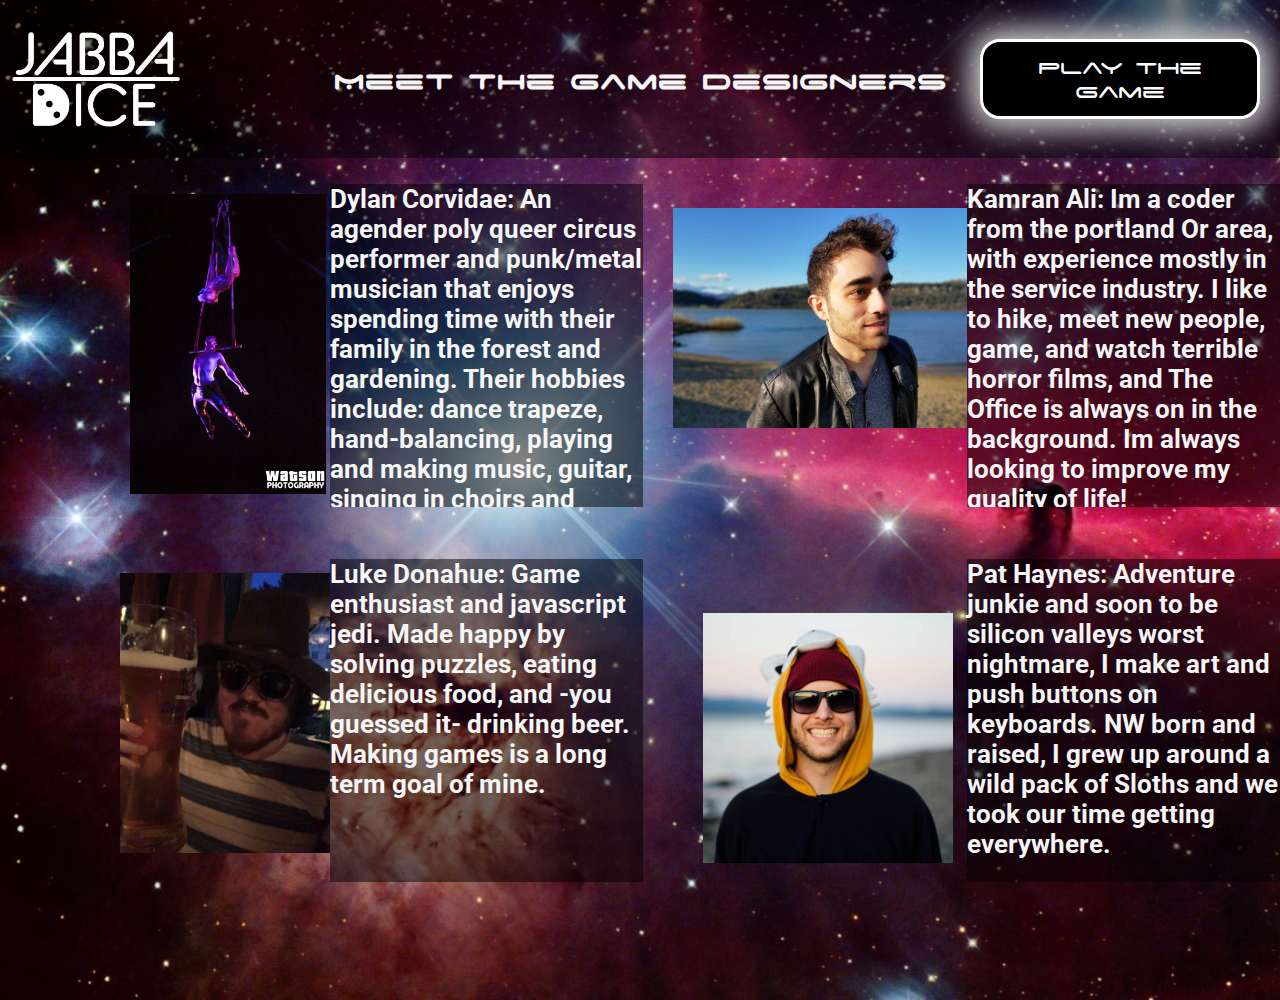
<file: html/about.html>
<!DOCTYPE html>
<html lang="en">
<head>
    <meta charset="UTF-8">
    <meta name="viewport" content="width=device-width, initial-scale=1.0">
    <meta http-equiv="X-UA-Compatible" content="ie=edge">
    <link rel="stylesheet" href="/css/about.css">
    <link href="https://fonts.googleapis.com/css?family=Roboto&display=swap" rel="stylesheet">
    <title>Takka-tak ooout bu sleezebags whooh created beet page</title>
</head>
<body>
    <header>
        <img src="../assets/img/jabbadicelogowhite.png" id="jabbadicewhite">
        <h1>Meet The Game Designers</h1>
        <button onclick="window.location.href = '../index.html';">Play the Game</button>
    </header>
    <main>
        <div id="dylan-img">
            <p id="dylan">
                <img src="../assets/img/wolftrap.jpg" alt="dylan"></p>
        </div>
            <p id="dylan-bio">Dylan Corvidae: An agender poly queer circus performer and punk/metal musician that enjoys spending time with their family in the forest and gardening. Their hobbies include: dance trapeze, hand-balancing, playing and making music, guitar, singing in choirs and screaming in bands.
            </p>
        </div>
            <img id="luke-img" src="../assets/img/Luke-Beer.jpg"></p>
            <p id="luke-bio">Luke Donahue: Game enthusiast and javascript jedi. Made happy by solving puzzles, eating delicious food, and -you guessed it- drinking beer. Making games is a long term goal of mine.
            </p>
            <img id="kam-img" src="../assets/img/kam.jpg" alt="kam">
            <p id="kam-bio">Kamran Ali: Im a coder from the portland Or area, with experience mostly in the service industry. I like to hike, meet new people, game, and watch terrible horror films, and The Office is always on in the background. Im always looking to improve my quality of life!
            </p>
            <img id="pat-img" src="../assets/img/pat-profile.jpg" alt="pat"></p>
            <p id="pat-bio">Pat Haynes: Adventure junkie and soon to be silicon valleys worst nightmare, I make art and push buttons on keyboards. NW born and raised, I grew up around a wild pack of Sloths and we took our time getting everywhere.
            </p>
        </div>
    </main>
</body>
</html>
</file>
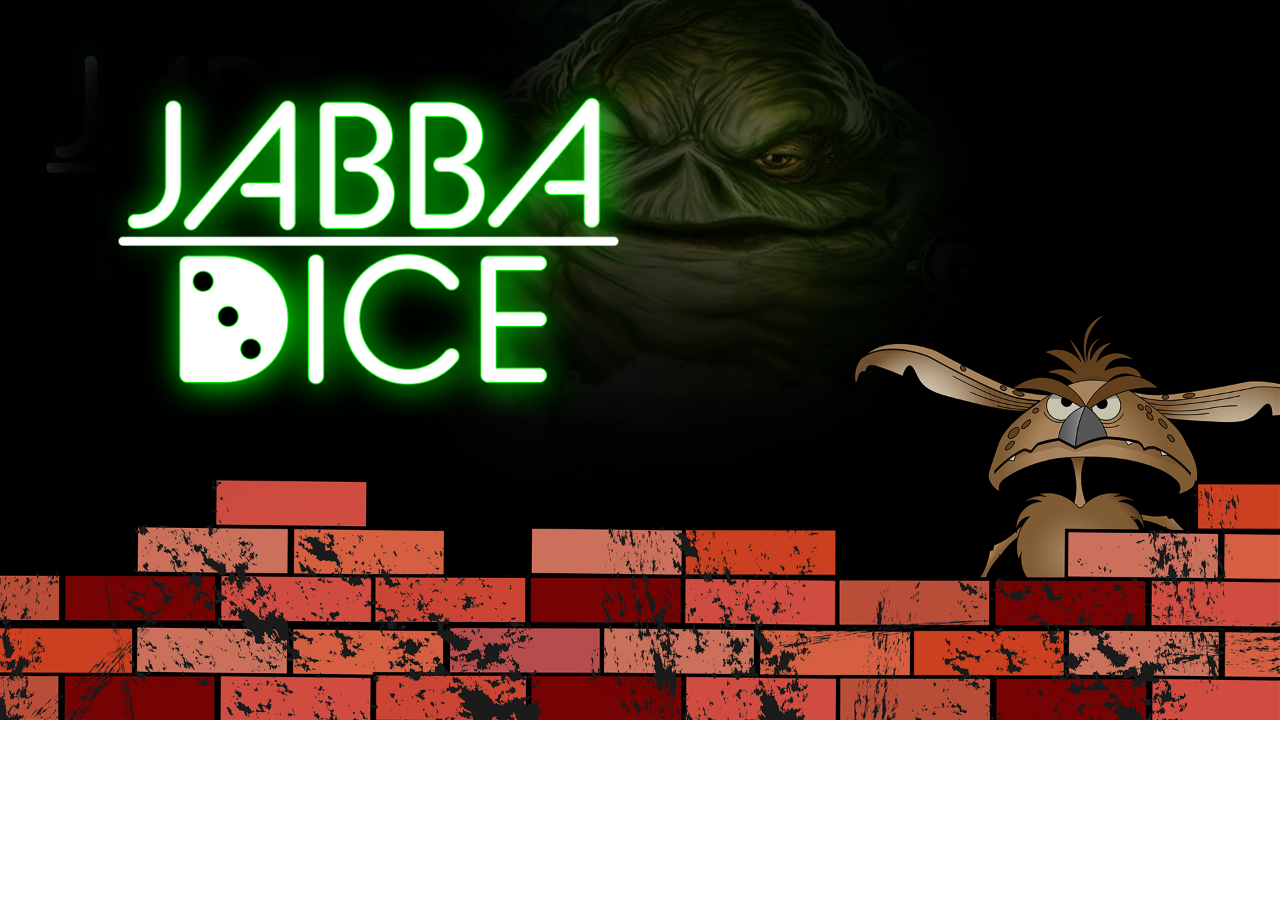
<file: html/coverpage.html>
<!DOCTYPE html>
<html lang="en">
<head>
    <meta charset="UTF-8">
    <meta name="viewport" content="width=device-width, initial-scale=1.0">
    <meta http-equiv="X-UA-Compatible" content="ie=edge">
    <title>Jabba Dice</title>
    <link rel="stylesheet" href="../css/coverpage.css">
</head>
  <body>
      <label>
        <button onclick="window.location.href = '../index.html';" class="hidden" ></button>
        <!-- <img class="logo-button" src="../assets/img/jabba-glow.png"> -->
      </label>
  </body>
</html>
</file>
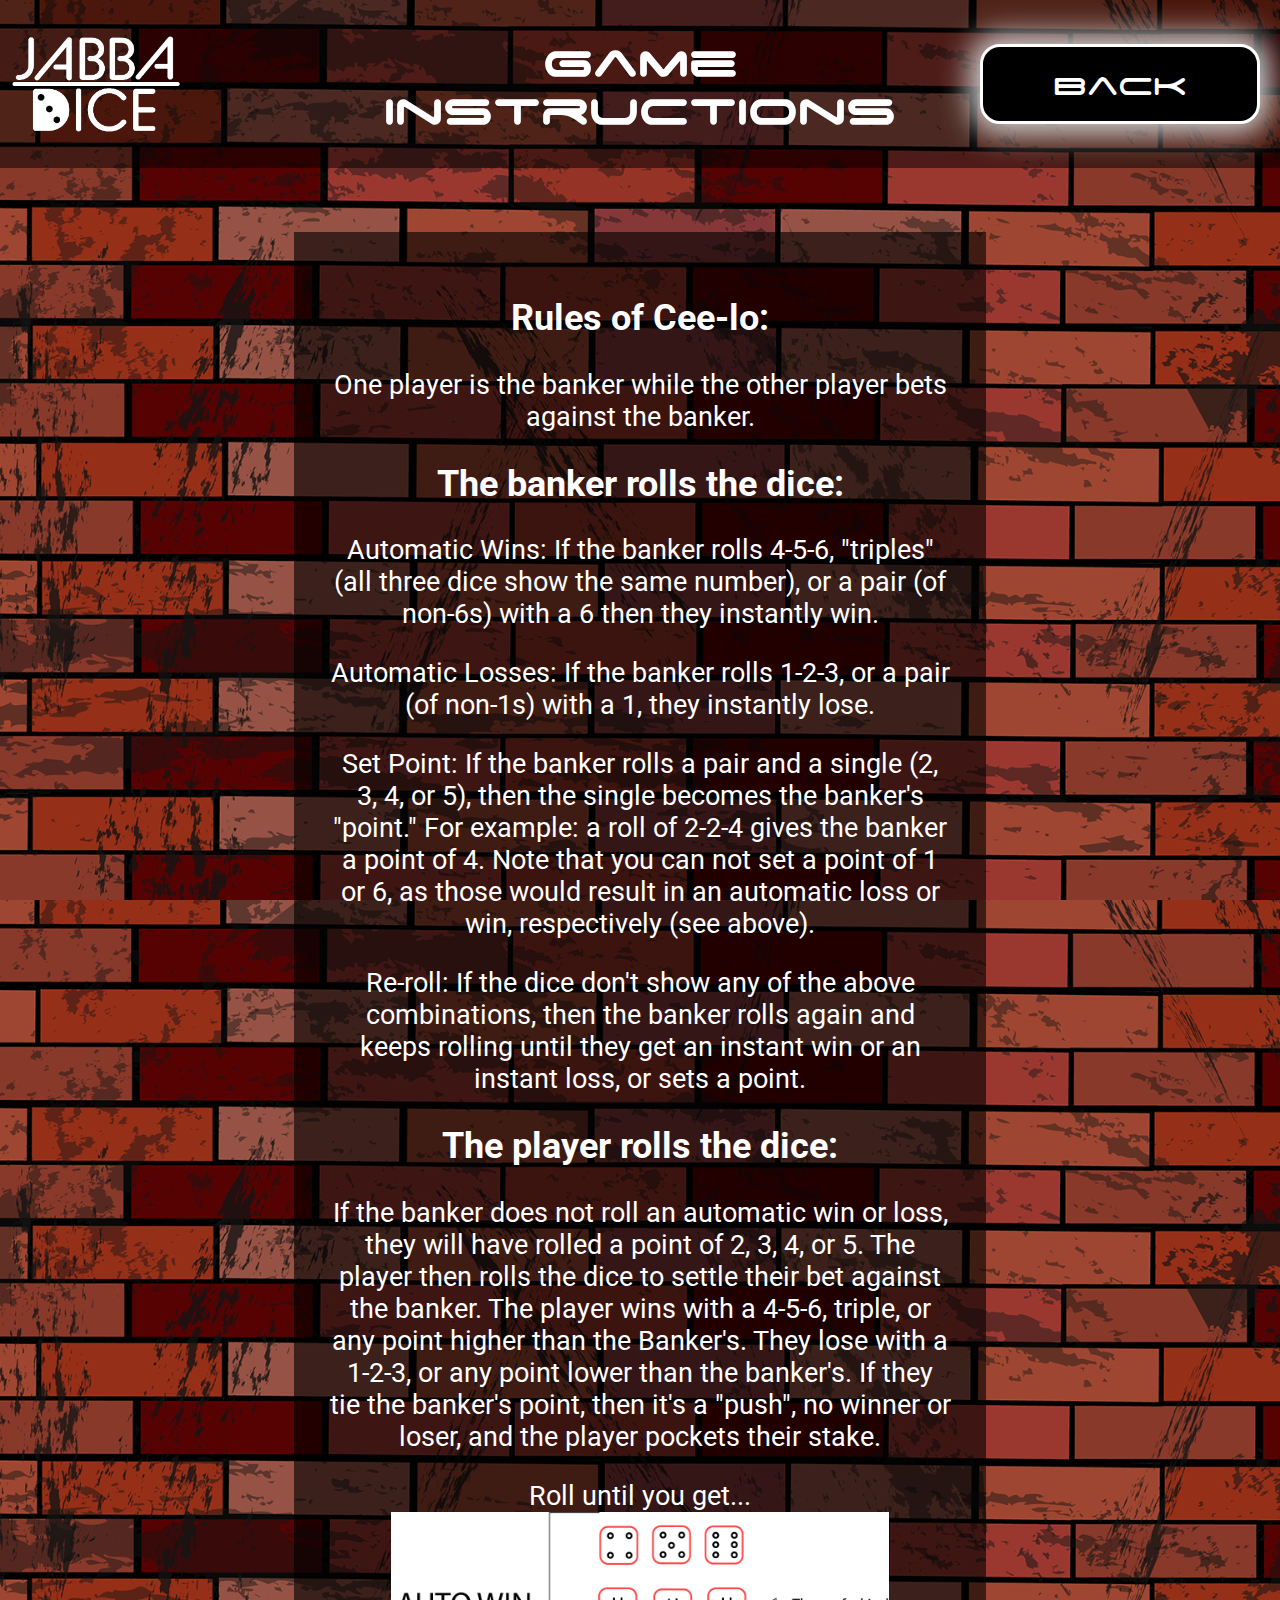
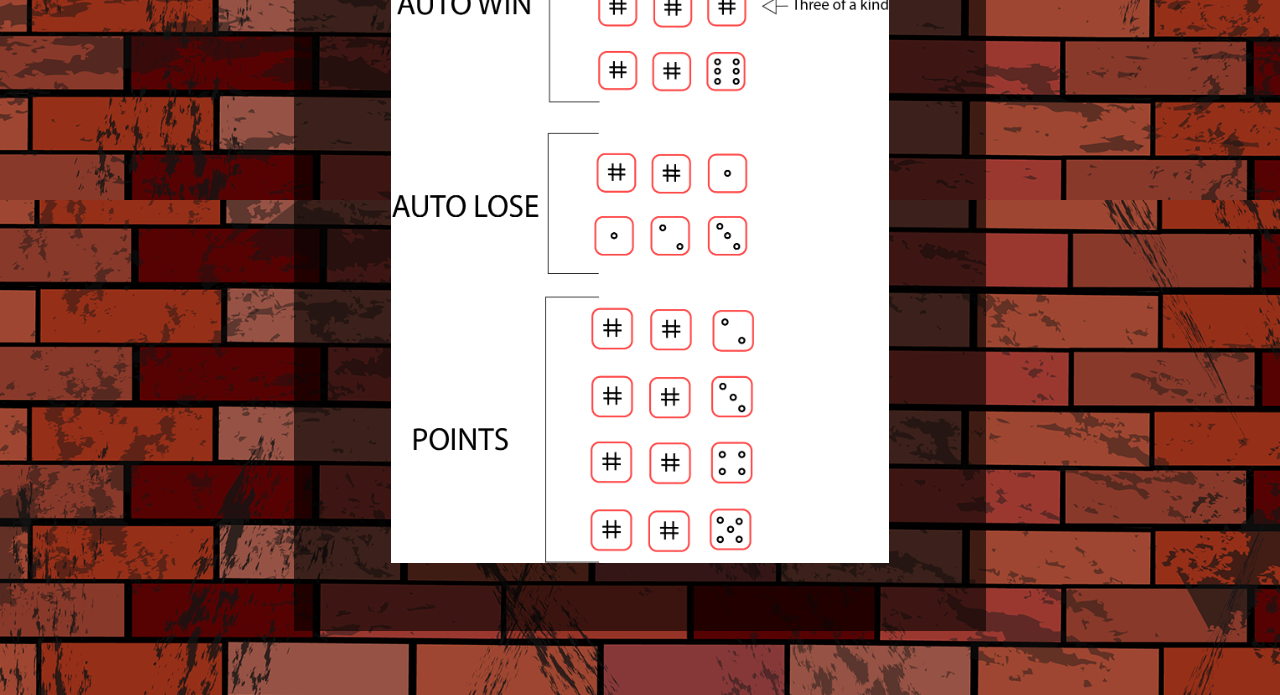
<file: html/instructions.html>
<!DOCTYPE html>
<html lang="en">
    <head>
        <meta charset="UTF-8">
        <meta name="viewport" content="width=device-width, initial-scale=1.0">
        <meta http-equiv="X-UA-Compatible" content="ie=edge">
        <link rel="stylesheet" href="/css/instructions.css">
        <link href="https://fonts.googleapis.com/css?family=Roboto&display=swap" rel="stylesheet">
        <title>Beke uba need instructions maybe uba shouldn't shulu gambling noo hutt</title>
    </head>
    <body>
        <header>
            <img src="../assets/img/jabbadicelogowhite.png" id="jabbadicewhite">
            <h1>Game Instructions</h1>
            <button onclick="window.location.href = '../index.html';">Back</button>
        </header>
        <main>
            <div id="instructions">
            <h2>Rules of Cee-lo:</h2>
                <p>
                    One player is the banker while the other player bets against the banker.
                </p>
            <h2>The banker rolls the dice:</h2>
                <p>
                    Automatic Wins: 
                    If the banker rolls 4-5-6, "triples" (all three dice show the same number), 
                    or a pair (of non-6s) with a 6 then they instantly win.
                </p>
                <p>
                    Automatic Losses: 
                    If the banker rolls 1-2-3, or a pair (of non-1s) with a 1, they instantly lose.
                </p>
                <p>
                    Set Point:
                    If the banker rolls a pair and a single (2, 3, 4, or 5), then the single becomes 
                    the banker's "point." For example: a roll of 2-2-4 gives the banker a point of 4. 
                    Note that you can not set a point of 1 or 6, as those would result in an automatic 
                    loss or win, respectively (see above).
                </p>
                <p>
                    Re-roll: 
                    If the dice don't show any of the above combinations, then the banker rolls again 
                    and keeps rolling until they get an instant win or an instant loss, or sets a point.
                </p>
            <h2>The player rolls the dice:</h2>
                <p>
                    If the banker does not roll an automatic win or loss, they will have rolled a point 
                    of 2, 3, 4, or 5. The player then rolls the dice to settle their bet against the banker. 
                    The player wins with a 4-5-6, triple, or any point higher than the Banker's. They lose 
                    with a 1-2-3, or any point lower than the banker's. If they tie the banker's point, then 
                    it's a "push", no winner or loser, and the player pockets their stake.
                </p>
                <p>
                    Roll until you get...
                    <img src="../assets/img/rules.png" alt="player-aid">
                </p>
            </div>
        </main>
    </body>
</html>
</file>
<file: css/about.css>
* {
   box-sizing: border-box;
}

@font-face {
   font-family: "space-age";
   src:url("../assets/fonts/space-age.ttf")
}

html {
   overflow: none;
   height: 1000px;
   background-image: url(../assets/img/horsehead-nebula.jpg);
   background-repeat: no-repeat;
   background-size: cover;
   color: whitesmoke;
}

body {
   display: grid;
   margin: 0;
}

header {
display: grid;
grid-template-columns: 25% 50% 25%;
background-color: rgba(0, 0, 0, 0.502);
height: auto;
justify-content: center;
align-items: center;
}

#jabbadicewhite {
   max-width: 60%;
   height: auto;
}

h1 {
   font-family: "space-age";
   text-align: center;
}

button {
   border: solid;
   margin: 20px;
   border-radius: 20px;
   height: 80px;
   max-width: 50vw;
   font-family: 'space-age';
   font-size: 2vw;
   box-shadow: 0px 0px 30px 10px lightgray;
   background-color: black;
   color: white;
}

button:focus {
   outline: 0;
}

button:hover {
   transform: translate3d(-2px, -2px, 10px);
   box-shadow: 0px 0px 20px 10px rgb(30, 255, 0);
}

main {
   display: grid;
   grid-template-columns: repeat(4, 1fr);
   grid-template-rows: repeat(2, 375px);
   text-justify: Center;
   justify-content: center;
   font-family: 'Roboto', sans-serif;
   font-weight: bold;

   font-size: 26px;
   overflow: hidden;
}

#dylan img {
   height: 300px;
   margin-left: 130px;
   margin-top: 10px;
   grid-row-start: 1;
   grid-column-start: 1;
}

#kam-img {
   height: 220px;
   margin-top: 50px;
   margin-left: 30px;
   grid-row: 1;
   grid-column: 3;
}

#luke-img {
   margin-top: 40px;
   height: 280px;
   margin-left: 120px;
   grid-column: 1;
   grid-row: 2;
}

#pat-img {
   height: 250px;
   margin-top: 80px;
   margin-left: 60px;
   grid-row: 2;
   grid-column: 3;
   align-content: center;
}

#pat-img:hover {
   box-shadow: 0px 0px 20px 10px rgb(255, 0, 0);
   border-color: red;
   transform: scale(1.2);
}

#kam-img:hover {
   box-shadow: 0px 0px 20px 10px rgb(0, 0, 255);
   transform: scale(1.2);
}

#dylan img:hover {
   box-shadow: 0px 0px 20px 10px rgb(255, 3, 255);
   transform: scale(1.1);
}

#luke-img:hover {
   box-shadow: 0px 0px 20px 10px rgb(0, 255, 0);
   transform: scale(1.2);
}

#dylan-bio {
   background-color: rgba(0, 0, 0, 0.502);
   grid-template-columns: 25% 50% 25%;
   height: auto;
   font-family: 'Roboto', sans-serif;

   grid-row: 1;
   grid-column: 2;
   overflow: scroll;
}

#kam-bio {
   background-color: rgba(0, 0, 0, 0.502);
   grid-template-columns: 25% 50% 25%;
   height: auto;
   font-family: 'Roboto', sans-serif;
   grid-row: 1;
   grid-column: 4;
   overflow: scroll;

}

#luke-bio{
   background-color: rgba(0, 0, 0, 0.502);
   grid-template-columns: 25% 50% 25%;
   height: auto;
   font-family: 'Roboto', sans-serif;
   grid-row: 2;
   grid-column: 2;
}

#pat-bio{
   background-color: rgba(0, 0, 0, 0.502);
   width: auto;
   grid-template-columns: 25% 50% 25%;
   height: auto;
   font-family: 'Roboto', sans-serif;
   grid-row: 2;
   grid-column: 4;
   justify-content: center;
}

#pat-name{
   font-family: 'Roboto', sans-serif;
}

#luke-name{
   color: black;
   grid-row: 2;
   grid-column: 2;
}

#kam-name{
   font-family: 'Roboto', sans-serif;
   font-size: 17px;
}
</file>
<file: css/coverpage.css>
body {
    background-image: url('../assets/img/cover-page-new.png');
    background-repeat: no-repeat;
    background-size: cover;
}

button {
    position: absolute;
    font-size: 50px;
    margin-left: 50px;
    margin-top: 10px;
    width: 600px;
    height: 450px;
    border-color: rgba(0, 0, 0, 0);
    background-color: rgba(255, 255, 255, 0);
    background-image: url('../assets/img/jabba-glow2.png');
    background-size: cover;
}

button:focus {
   outline: 0;
}

button:hover {
    transform: translate3d(-1px, -10px, 5px);
    transform: scale(1.3);
}
</file>
<file: css/instructions.css>
* {
    box-sizing: border-box;
}

@font-face {
    font-family: "space-age";
    src:url("../assets/fonts/space-age.ttf")
}

html {
    overflow: none;
    height: 100%;
    background-image: url(../assets/img/brick-wall.png);
    background-repeat: repeat;
    background-size: cover;
    color: white;
}

body {
    display: grid;
    margin: 0;
}

header {
    display: grid;
    grid-template-columns: 25% 50% 25%;
    width: 100%;
    margin: 0px;
    background-color: rgba(0, 0, 0, 0.502);
    height: auto;
    justify-content: center;
    align-items: center
}

#jabbadicewhite {
    max-width:60%;
    height: auto;
}

h1 {
    text-align: center;
    font-family: 'space-age';
    font-size: 6vh;
}

button {
    border: solid;
    margin: 20px;
    border-radius: 20px;
    height: 80px;
    max-width: 50vw;
    font-family: 'space-age';
    font-size: 3vw;
    box-shadow: 0px 0px 30px 10px lightgray;
    background-color: black;
    color: white;
}

button:focus {
    outline: 0;
}

button:hover {
    transform: translate3d(-2px, -2px, 10px);
    box-shadow: 0px 0px 20px 10px rgb(30, 255, 0);
}

main {
    display: grid;
    grid-template-columns: 20% 60% 20%;
    grid-template-areas: ". instructions .";
    height: auto;
    justify-content: center;
    align-items: center;
    margin:5%;
}

#instructions {
    background-color: rgba(0, 0, 0, 0.6);
    padding: 5%;
    text-align: center;
    grid-area: instructions;
}

h2 {
    font-family: 'Roboto', sans-serif;
    font-size: 4vh;
}

p {
    font-family: 'Roboto', sans-serif;
    font-size: 3vh;
}

img {
    max-width: 80%;
}
</file>
